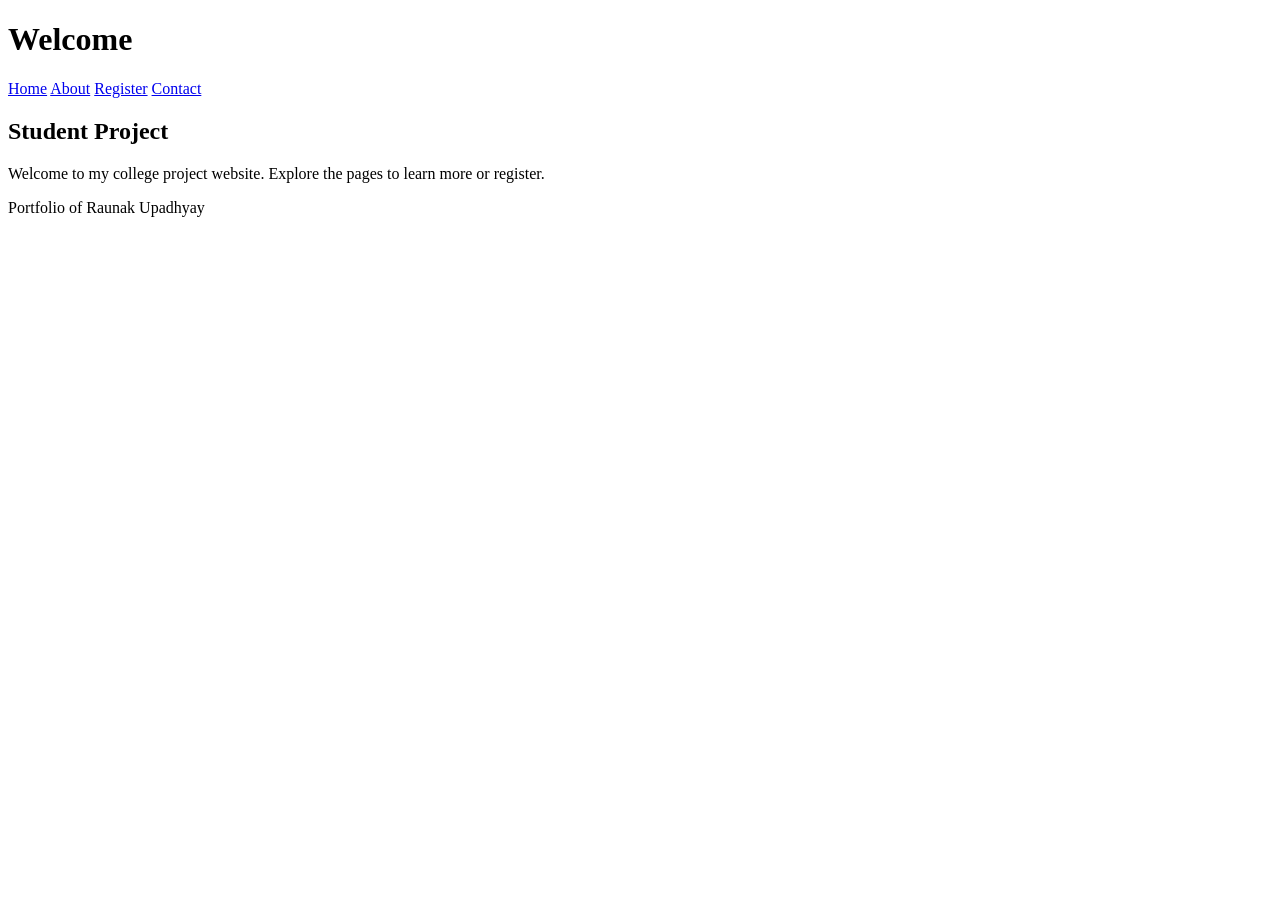
<file: task 4/index.html>
<!DOCTYPE html>
<html lang="en">
<head>
    <meta charset="UTF-8">
    <meta name="viewport" content="width=device-width, initial-scale=1.0">
    <meta name="description" content="Home page for a student college project.">
    <meta name="author" content="Raunak Upadhyay">
    <meta name="theme-color" content="#ffffff">
    <title>Home</title>
    <link rel="icon" type="image/svg+xml" href="favicon.svg">
</head>
<body>
    <header>
        <h1>Welcome</h1>
        <nav aria-label="Main navigation">
            <a href="index.html" aria-current="page">Home</a>
            <a href="about.html">About</a>
            <a href="week3.html">Register</a>
            <a href="contact.html">Contact</a>
        </nav>
    </header>
    <main>
        <section>
            <h2>Student Project</h2>
            <p>Welcome to my college project website. Explore the pages to learn more or register.</p>
        </section>
    </main>
    <footer>
        <p>Portfolio of Raunak Upadhyay</p>
    </footer>
</body>
</html>
</file>
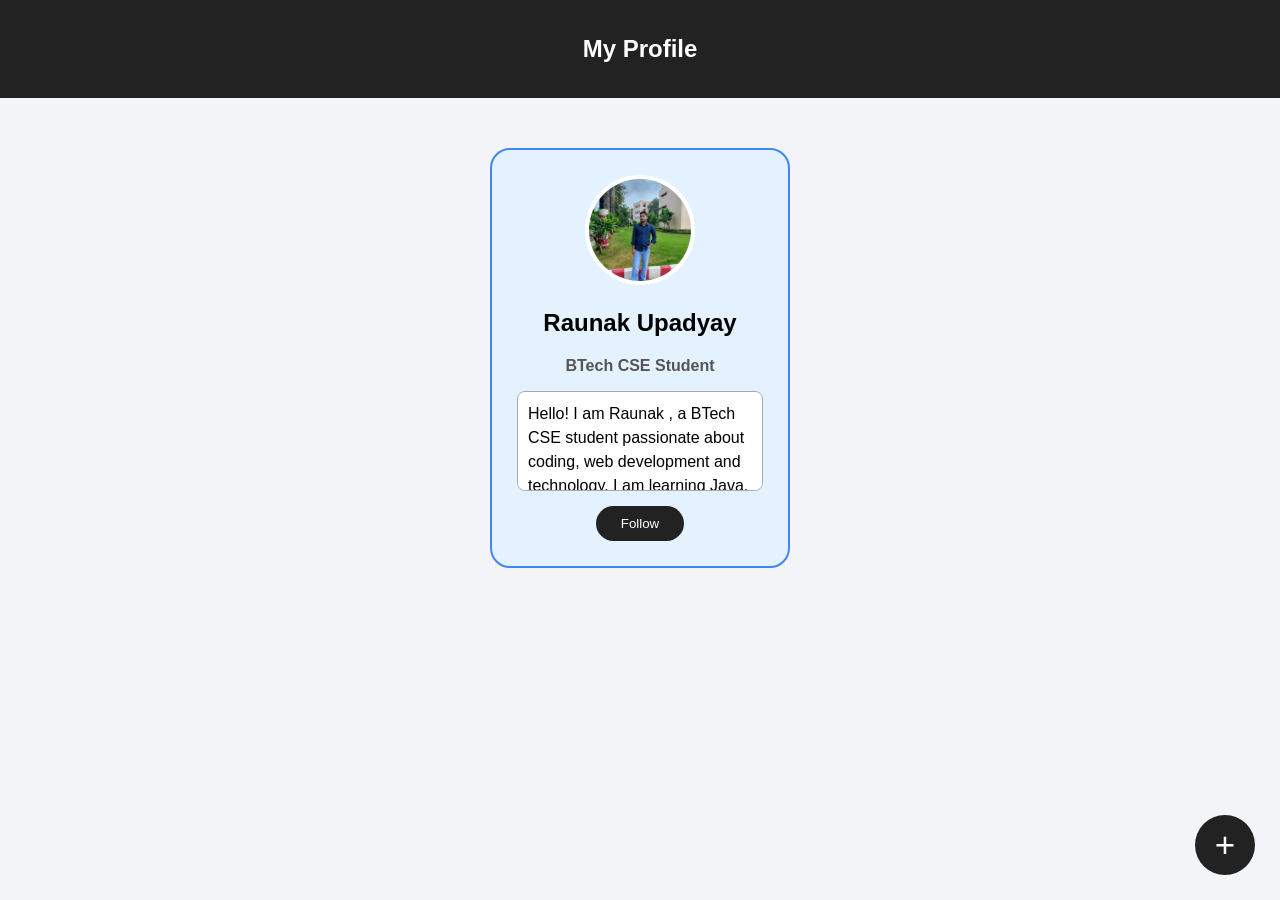
<file: Project 6/Profilecard.htm>
<!DOCTYPE html>
<html lang="en">
<head>
    <meta charset="UTF-8">
    <meta name="viewport" content="width=device-width, initial-scale=1.0">
    <title>My Profile</title>
    <link rel="stylesheet" href="Profile.css">
</head>
<body>
     <header class="top-bar">
        <h2>My Profile</h2>
    </header>
    <div class="profile-card">
        <img src="Raunak.jpg" alt="Profile Photo" class="Rphoto">

        <h2>Raunak Upadyay</h2>
        <p class="role">BTech CSE Student</p>

        <div class="bio">
            Hello! I am Raunak , a BTech CSE student
            passionate about coding, web development and technology.

            I am learning Java, HTML, CSS and JavaScript.
            I enjoy solving programming problems and building
            projects to improve my skills.
        </div>

        <button class="follow-btn">Follow</button>
    </div>

    <button class="add-btn">+</button>
</body>
</html>
</file>
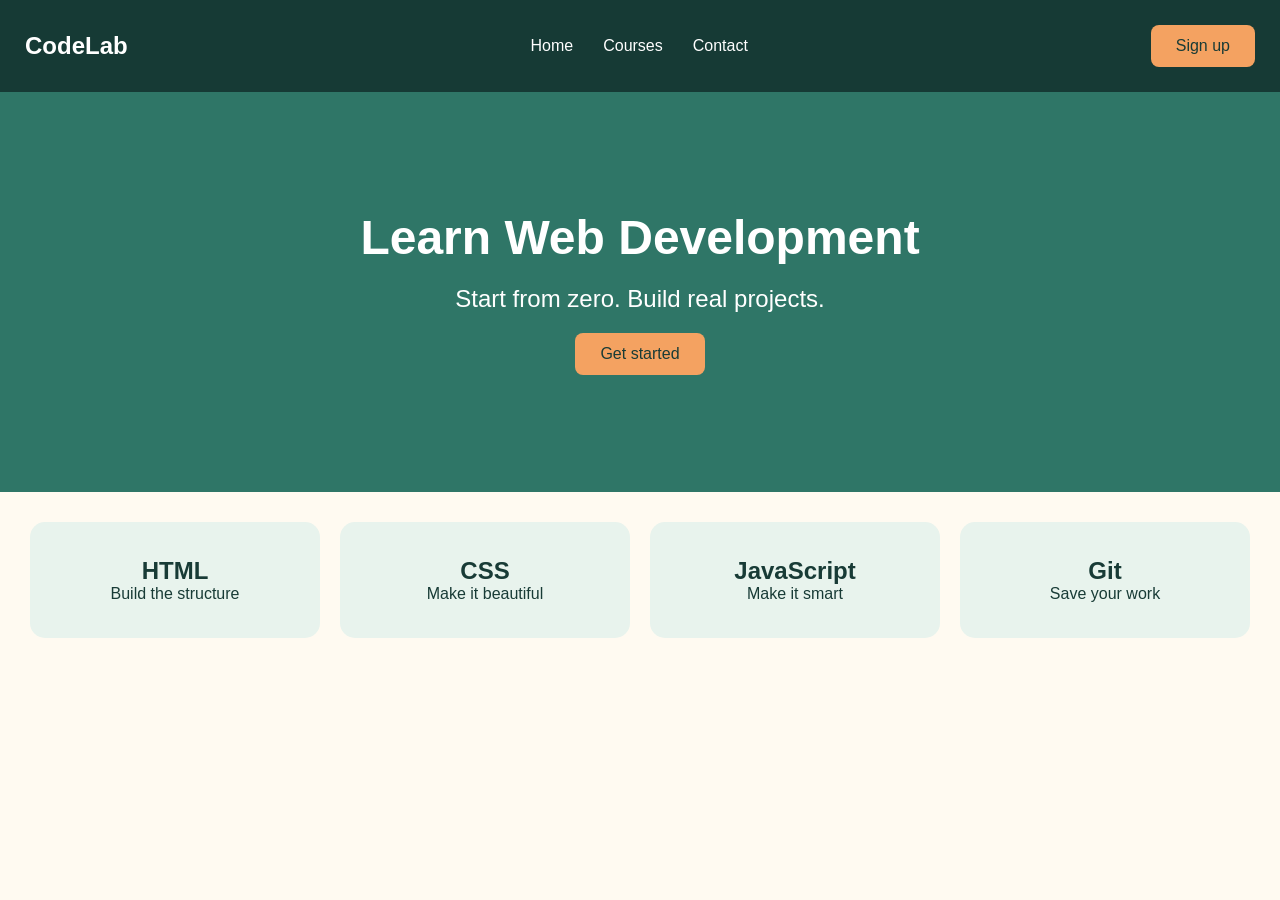
<file: Project 7/Clublandingpage.htm>
<!DOCTYPE html>
<html>
<head>
    <title>CodeLab</title>
    <link rel="stylesheet" href="Landingstyle.css">
</head>
<body>

    <header>
        <h2>CodeLab</h2>
        <nav>
            <a href="#">Home</a>
            <a href="#courses">Courses</a>
            <a href="#">Contact</a>
        </nav>
        <button>Sign up</button>
    </header>

    <section class="banner">
        <h1>Learn Web Development</h1>
        <p>Start from zero. Build real projects.</p>
        <a href="#courses" class="btn">Get started</a>
    </section>

    <section class="cards" id="courses">
        <div class="card">
            <h2>HTML</h2>
            <p>Build the structure</p>
        </div>
        <div class="card">
            <h2>CSS</h2>
            <p>Make it beautiful</p>
        </div>
        <div class="card">
            <h2>JavaScript</h2>
            <p>Make it smart</p>
        </div>
        <div class="card">
            <h2>Git</h2>
            <p>Save your work</p>
        </div>
    </section>

</body>
</html>
</file>
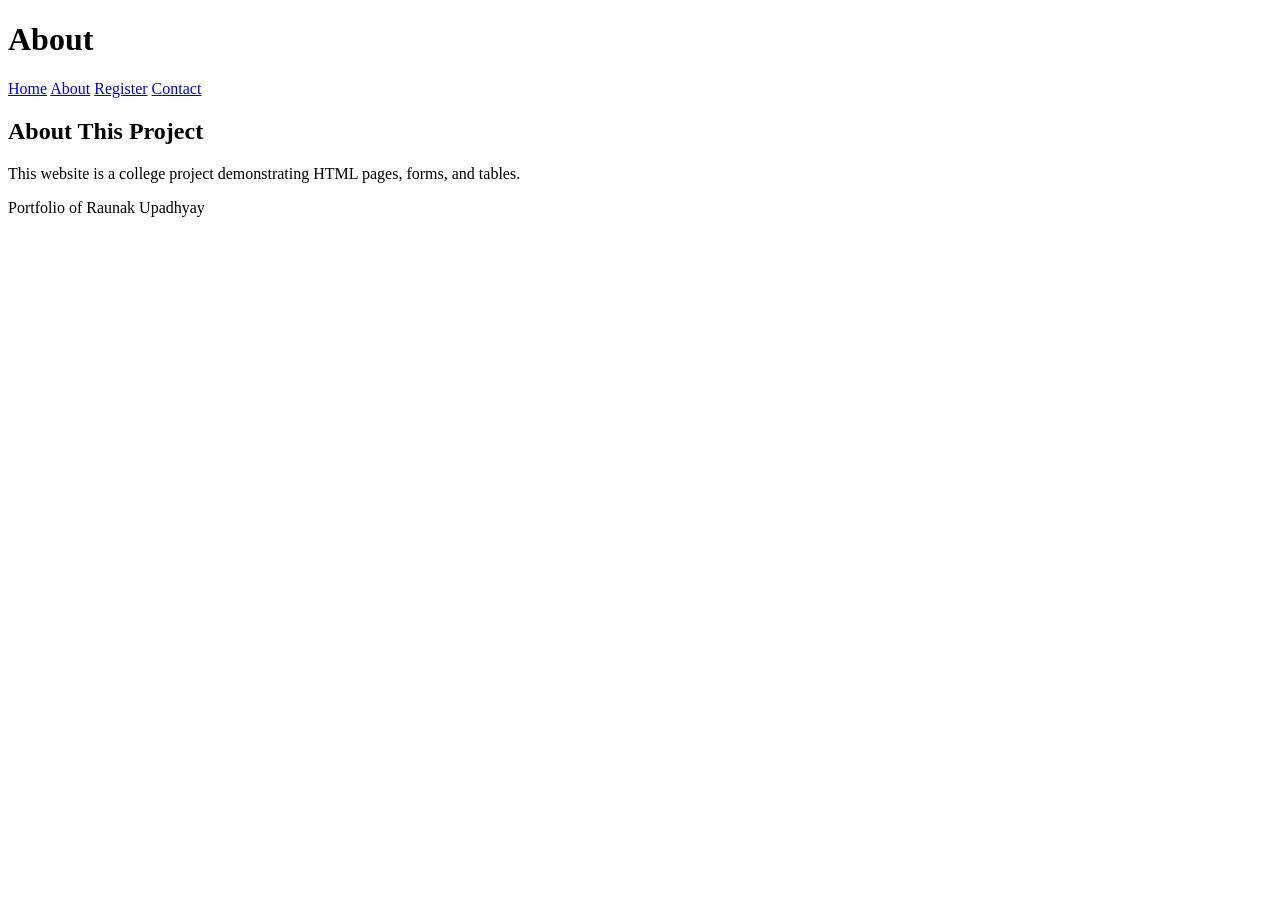
<file: task 4/about.html>
<!DOCTYPE html>
<html lang="en">
<head>
    <meta charset="UTF-8">
    <meta name="viewport" content="width=device-width, initial-scale=1.0">
    <meta name="description" content="About this student college project.">
    <meta name="author" content="Raunak Upadhyay">
    <meta name="theme-color" content="#ffffff">
    <title>About</title>
    <link rel="icon" type="image/svg+xml" href="favicon.svg">
</head>
<body>
    <header>
        <h1>About</h1>
        <nav aria-label="Main navigation">
            <a href="index.html">Home</a>
            <a href="about.html" aria-current="page">About</a>
            <a href="week3.html">Register</a>
            <a href="contact.html">Contact</a>
        </nav>
    </header>
    <main>
        <section>
            <h2>About This Project</h2>
            <p>This website is a college project demonstrating HTML pages, forms, and tables.</p>
        </section>
    </main>
    <footer>
        <p>Portfolio of Raunak Upadhyay</p>
    </footer>
</body>
</html>
</file>
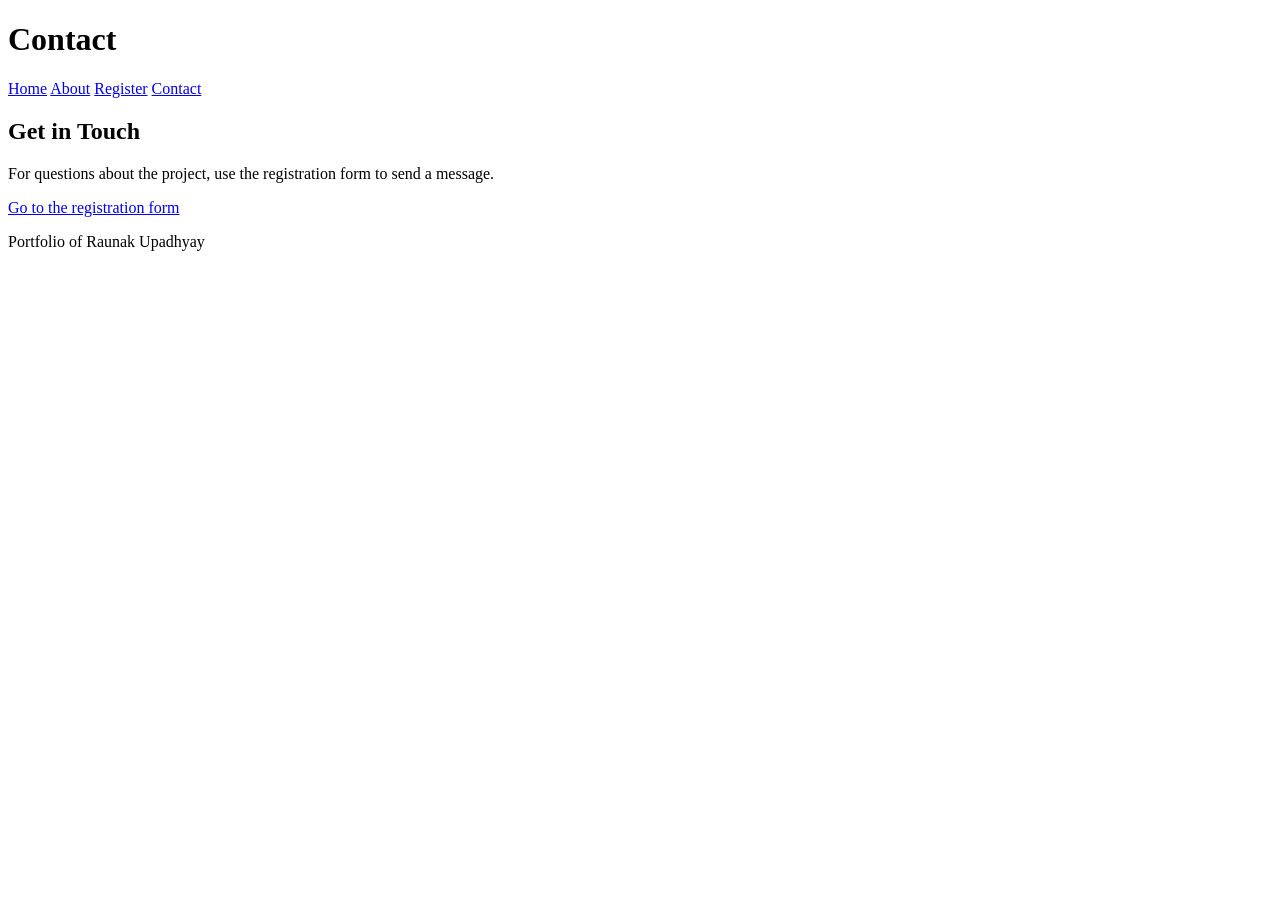
<file: task 4/contact.html>
<!DOCTYPE html>
<html lang="en">
<head>
    <meta charset="UTF-8">
    <meta name="viewport" content="width=device-width, initial-scale=1.0">
    <meta name="description" content="Contact information for this student college project.">
    <meta name="author" content="Raunak Upadhyay">
    <meta name="theme-color" content="#ffffff">
    <title>Contact</title>
    <link rel="icon" type="image/svg+xml" href="favicon.svg">
</head>
<body>
    <header>
        <h1>Contact</h1>
        <nav aria-label="Main navigation">
            <a href="index.html">Home</a>
            <a href="about.html">About</a>
            <a href="week3.html">Register</a>
            <a href="contact.html" aria-current="page">Contact</a>
        </nav>
    </header>
    <main>
        <section>
            <h2>Get in Touch</h2>
            <p>For questions about the project, use the registration form to send a message.</p>
            <p><a href="week3.html">Go to the registration form</a></p>
        </section>
    </main>
    <footer>
        <p>Portfolio of Raunak Upadhyay</p>
    </footer>
</body>
</html>
</file>
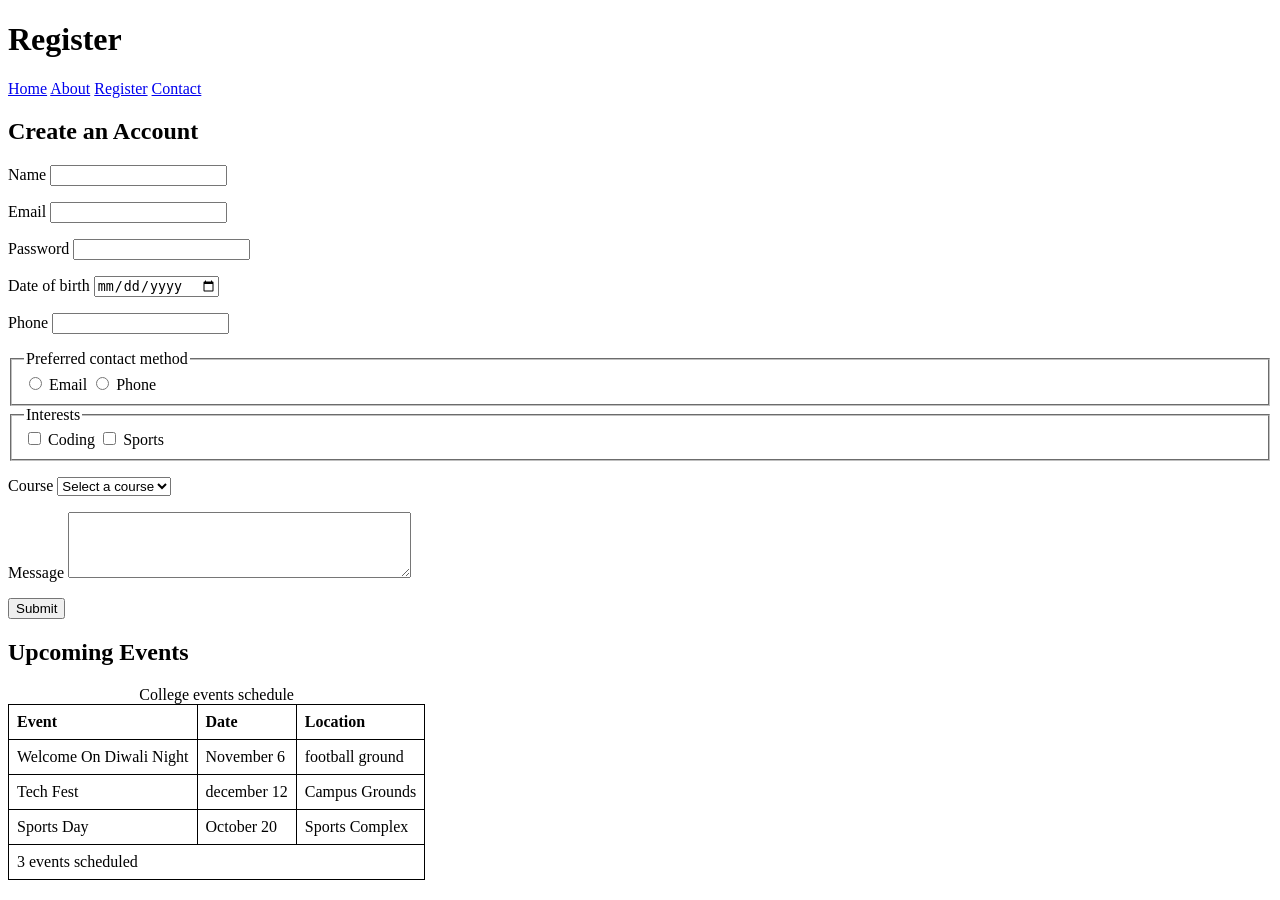
<file: task 4/week3.html>
<!DOCTYPE html>
<html lang="en">
<head>
    <meta charset="UTF-8">
    <meta name="viewport" content="width=device-width, initial-scale=1.0">
    <meta name="description" content="A student registration form with an events schedule.">
    <meta name="author" content="Raunak Upadhyay">
    <meta name="theme-color" content="#ffffff">
    <title>Register</title>
    <link rel="icon" type="image/svg+xml" href="favicon.svg">
    <style>
        table {
            border-collapse: collapse;
        }

        th,
        td {
            border: 1px solid black;
            padding: 8px;
            text-align: left;
        }
    </style>
</head>
<body>
    <header>
        <h1>Register</h1>
        <nav aria-label="Main navigation">
            <a href="index.html">Home</a>
            <a href="about.html">About</a>
            <a href="week3.html" aria-current="page">Register</a>
            <a href="contact.html">Contact</a>
        </nav>
    </header>
    <main>
        <h2>Create an Account</h2>
        <form>
            <p>
                <label for="name">Name</label>
                <input type="text" id="name" name="name" required>
            </p>
            <p>
                <label for="email">Email</label>
                <input type="email" id="email" name="email" required>
            </p>
            <p>
                <label for="password">Password</label>
                <input type="password" id="password" name="password" required>
            </p>
            <p>
                <label for="date">Date of birth</label>
                <input type="date" id="date" name="date">
            </p>
            <p>
                <label for="phone">Phone</label>
                <input type="tel" id="phone" name="phone">
            </p>
            <fieldset>
                <legend>Preferred contact method</legend>
                <label for="contact-email">
                    <input type="radio" id="contact-email" name="contact" value="email">
                    Email
                </label>
                <label for="contact-phone">
                    <input type="radio" id="contact-phone" name="contact" value="phone">
                    Phone
                </label>
            </fieldset>
            <fieldset>
                <legend>Interests</legend>
                <label for="interest-coding">
                    <input type="checkbox" id="interest-coding" name="interests" value="coding">
                    Coding
                </label>
                <label for="interest-sports">
                    <input type="checkbox" id="interest-sports" name="interests" value="sports">
                    Sports
                </label>
            </fieldset>
            <p>
                <label for="course">Course</label>
                <select id="course" name="course">
                    <option value="">Select a course</option>
                    <option value="B.tech">B.Tech</option>
                    <option value="BCA">BCA</option>
                    <option value="M.tech">M.Tech</option>
                </select>
            </p>
            <p>
                <label for="message">Message</label>
                <textarea id="message" name="message" rows="4" cols="40"></textarea>
            </p>
            <button type="submit">Submit</button>
        </form>
        <section aria-labelledby="events-heading">
            <h2 id="events-heading">Upcoming Events</h2>
            <table>
                <caption>College events schedule</caption>
                <thead>
                    <tr>
                        <th scope="col">Event</th>
                        <th scope="col">Date</th>
                        <th scope="col">Location</th>
                    </tr>
                </thead>
                <tbody>
                    <tr>
                        <td>Welcome On Diwali Night</td>
                        <td>November 6</td>
                        <td>football ground</td>
                    </tr>
                    <tr>
                        <td>Tech Fest</td>
                        <td>december 12</td>
                        <td>Campus Grounds</td>
                    </tr>
                    <tr>
                        <td>Sports Day</td>
                        <td>October 20</td>
                        <td>Sports Complex</td>
                    </tr>
                </tbody>
                <tfoot>
                    <tr>
                        <td colspan="3">3 events scheduled</td>
                    </tr>
                </tfoot>
            </table>
        </section>
    </main>
</body>
</html>
</file>
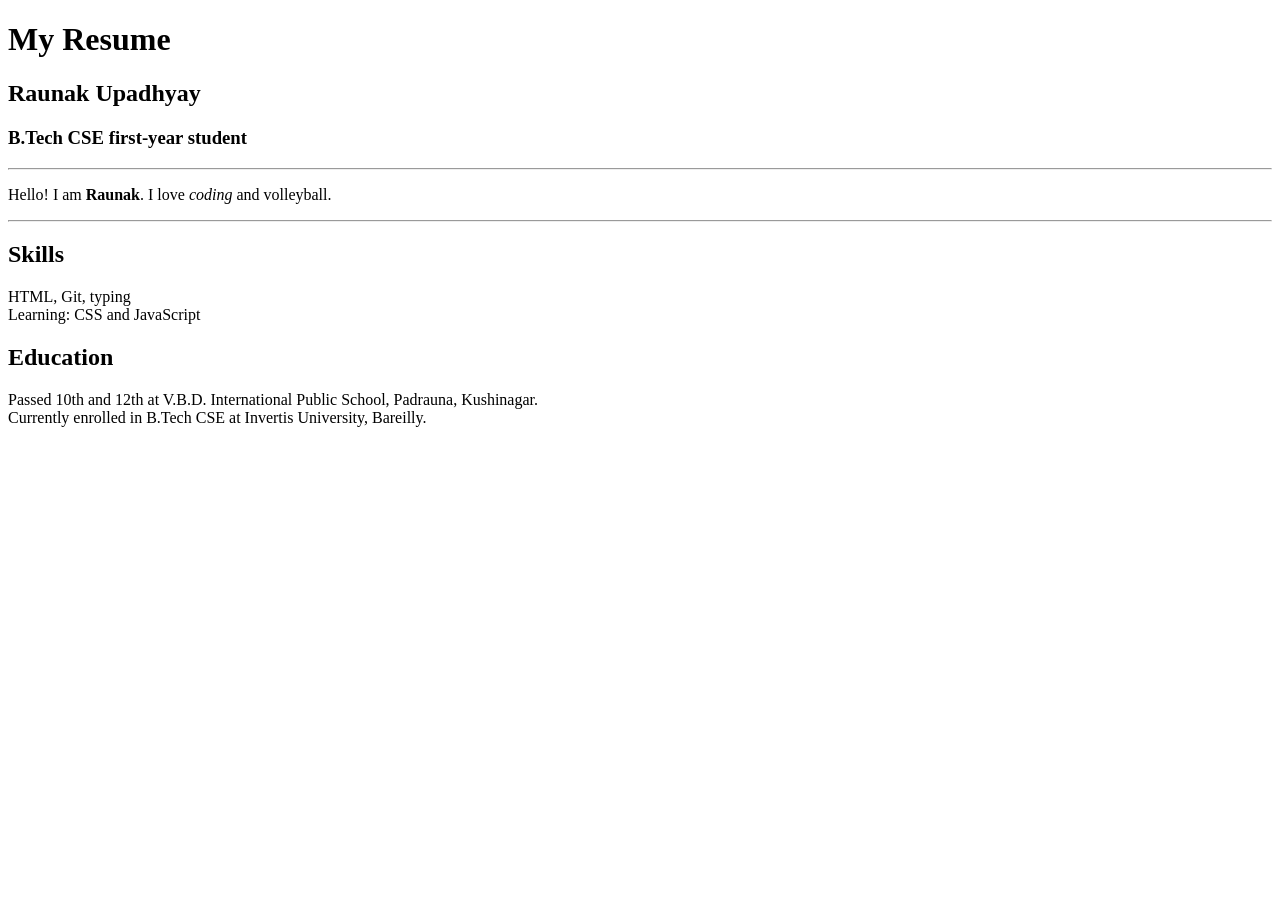
<file: task2/week.html>
<!DOCTYPE html>
<html lang="en">
<head>
    <meta charset="UTF-8">
    <meta name="viewport" content="width=device-width, initial-scale=1.0">
    <title>Basic HTML Page</title>
</head>
<body>
    <!-- Resume heading and introduction -->
    <h1>My Resume</h1>
    <h2>Raunak Upadhyay</h2>
    <h3>B.Tech CSE first-year student</h3>
    <hr>
    <p>Hello! I am <strong>Raunak</strong>. I love <em>coding</em> and volleyball.</p>
    <hr>

    <!-- Skills section -->
    <div id="skills" class="resume-section">
        <h2>Skills</h2>
        <p>
            HTML, Git, typing<br>
            Learning: CSS and JavaScript
        </p>
    </div>

    <!-- Education section -->
    <div id="education" class="resume-section">
        <h2>Education</h2>
        <p>
            Passed 10th and 12th at V.B.D. International Public School, Padrauna, Kushinagar.<br>
            Currently enrolled in B.Tech CSE at Invertis University, Bareilly.
        </p>
    </div>
</body>
</html>
</file>
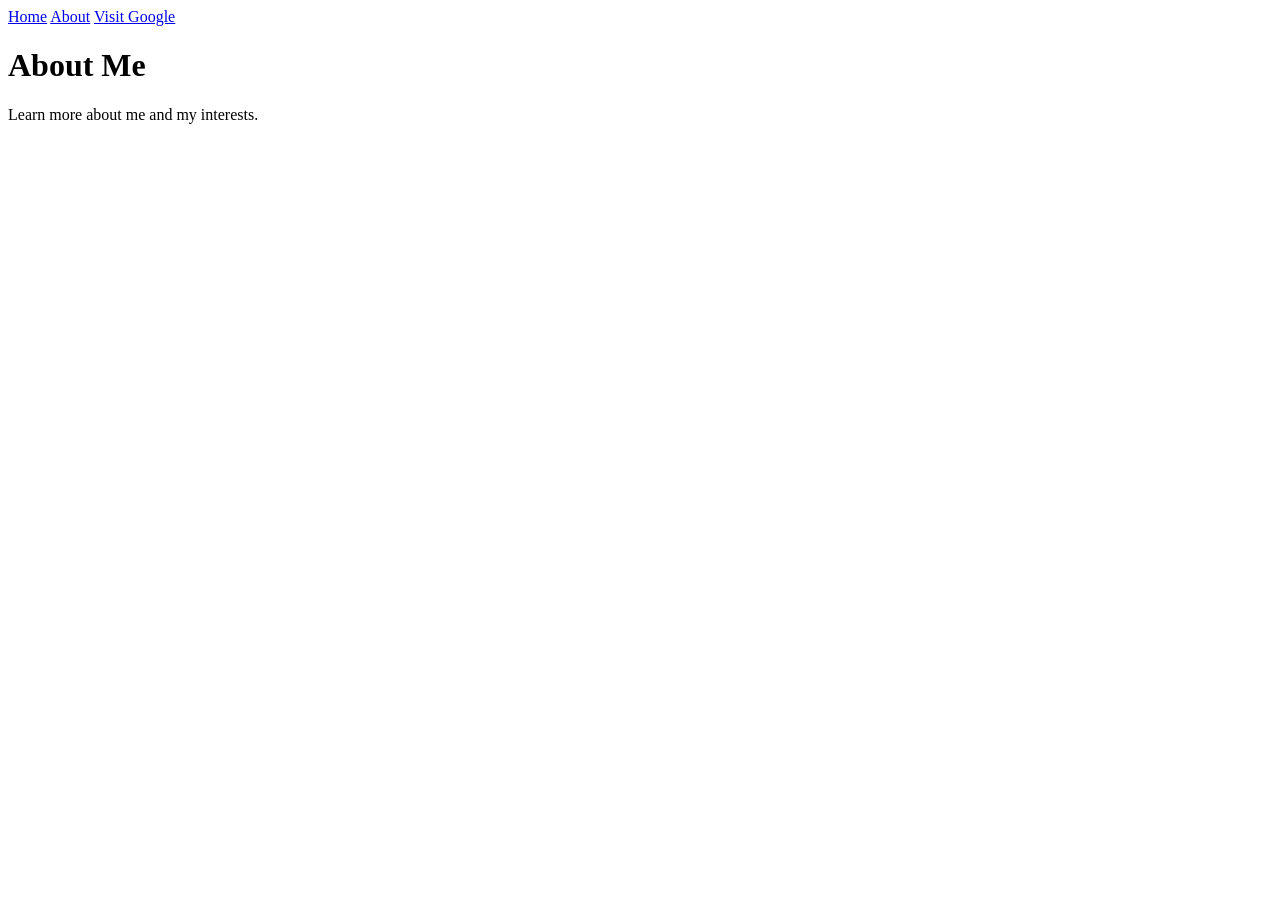
<file: task3/about.html>
<!DOCTYPE html>
<html lang="en">
<head>
    <meta charset="UTF-8">
    <meta name="viewport" content="width=device-width, initial-scale=1.0">
    <title>About Me</title>
</head>
<body>
    <nav aria-label="Main navigation">
        <a href="week2.html">Home</a>
        <a href="about.html" aria-current="page">About</a>
        <a href="https://www.google.com/" target="_blank" rel="noopener noreferrer">Visit Google</a>
    </nav>

    <main>
        <h1>About Me</h1>
        <p>Learn more about me and my interests.</p>
    </main>
</body>
</html>
</file>
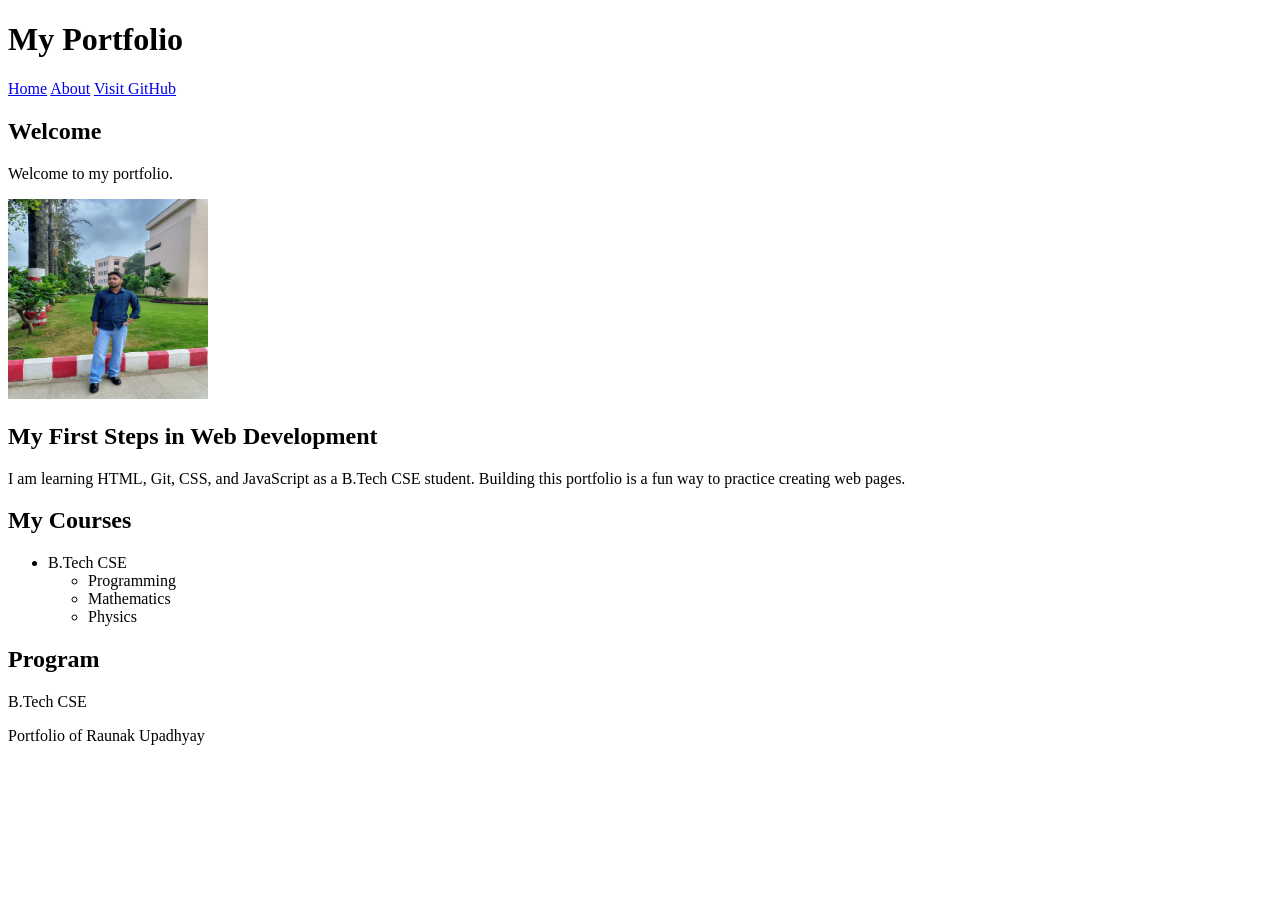
<file: task3/week2.html>
<!DOCTYPE html>
<html lang="en">
<head>
    <meta charset="UTF-8">
    <meta name="viewport" content="width=device-width, initial-scale=1.0">
    <title>Portfolio</title>
</head>
<body>
    <header>
        <h1>My Portfolio</h1>
        <nav aria-label="Main navigation">
            <a href="week2.html">Home</a>
            <a href="about.html">About</a>
            <a href="https://github.com/raunakupadhyay21" target="_blank"
             rel="noopener noreferrer">Visit GitHub</a>
        </nav>
    </header>

    <main>
        <article>
            <h2>Welcome</h2>
            <p>Welcome to my portfolio.</p>
            <img src="../../Assest/Raunak.jpg" alt="my photo" width="200" height="200">
        </article>
        <article>
            <h2>My First Steps in Web Development</h2>
            <p>I am learning HTML, Git, CSS, and JavaScript as a B.Tech CSE student.
                Building this portfolio is a fun way to practice creating web pages.</p>
        </article>
        <section aria-labelledby="courses-heading">
            <h2 id="courses-heading">My Courses</h2>
            <ul>
                <li>B.Tech CSE
                    <ul>
                        <li>Programming</li>
                        <li>Mathematics</li>
                        <li>Physics</li>
                    </ul>
                </li>
            </ul>
        </section>
        <aside aria-label="Degree program">
            <h2>Program</h2>
            <p>B.Tech CSE</p>
        </aside>
    </main>
    <footer>
        <p>Portfolio of Raunak Upadhyay</p>
    </footer>
</body>
</html>
</file>
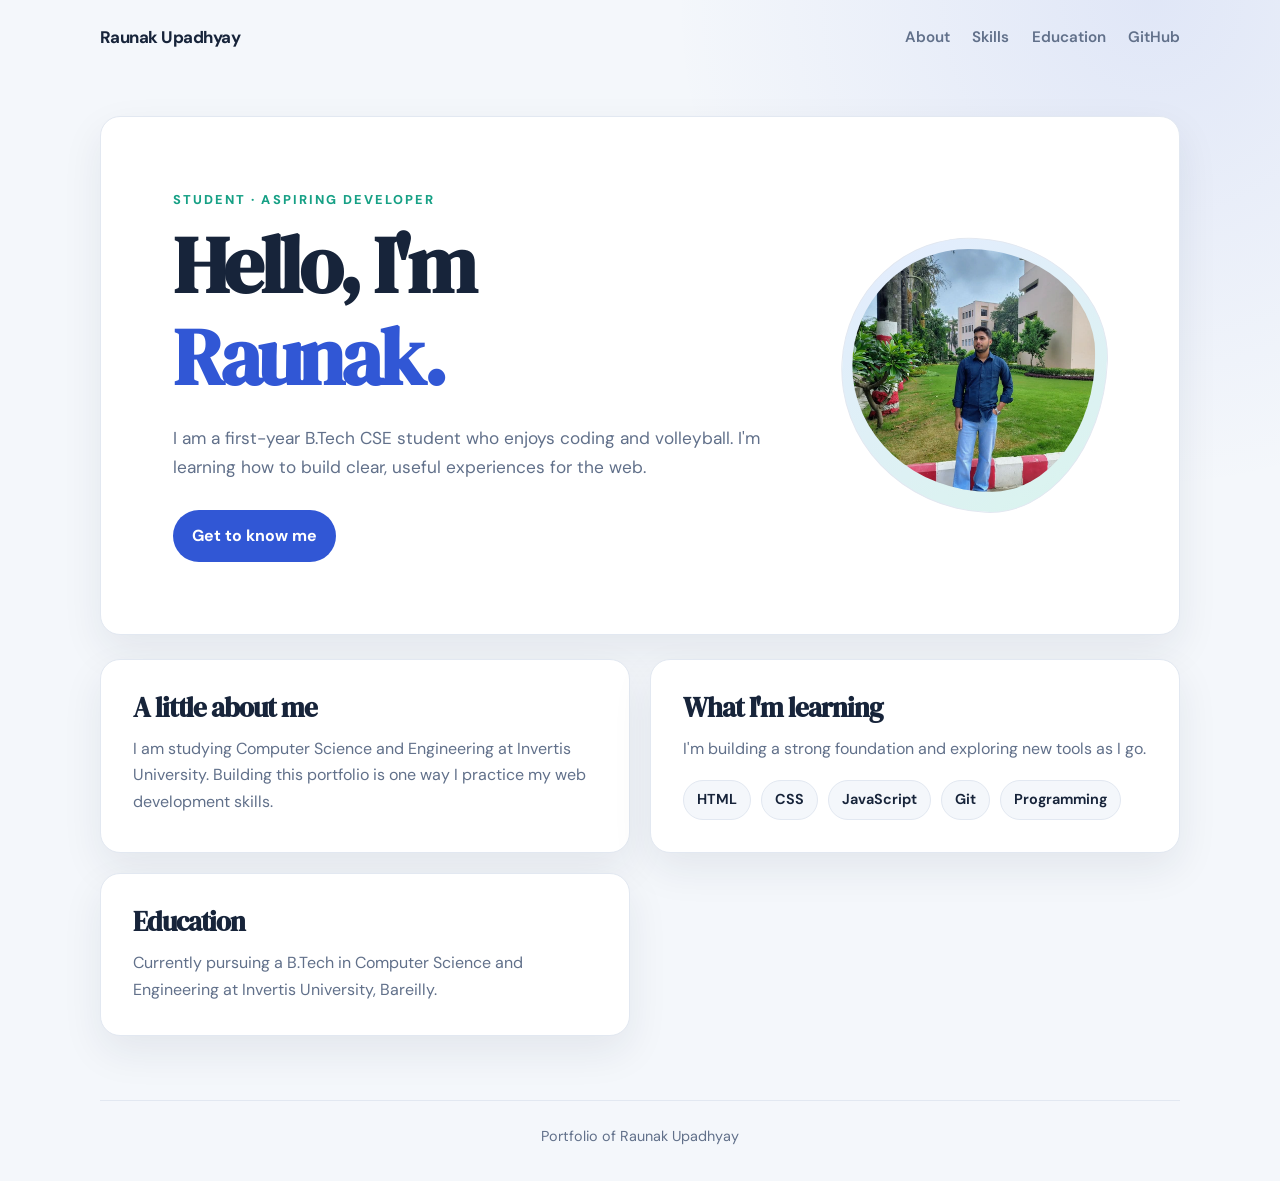
<file: task5/week4.html>
<!DOCTYPE html>
<html lang="en">
<head>
    <meta charset="UTF-8">
    <meta name="viewport" content="width=device-width, initial-scale=1.0">
    <meta name="description" content="Raunak Upadhyay's student portfolio.">
    <meta name="author" content="Raunak Upadhyay">
    <title>Raunak Upadhyay | Portfolio</title>
    <link rel="preconnect" href="https://fonts.googleapis.com">
    <link rel="preconnect" href="https://fonts.gstatic.com" crossorigin>
    <link href="https://fonts.googleapis.com/css2?family=DM+Sans:wght@400;500;600;700;800&family=DM+Serif+Display&display=swap" rel="stylesheet">
    <style>
        :root {
            color-scheme: light;
            --ink: #17243a; --muted: #61708a; --primary: #3157d5; --primary-dark: #2343ad;
            --accent: #16a085; --surface: #fff; --background: #f4f7fb; --border: #e2e8f1;
            --glow: rgb(49 87 213 / 10%); --portrait-start: #e4ecff; --portrait-end: #d9f4ed;
            --body-font: "DM Sans", Arial, sans-serif; --heading-font: "DM Serif Display", Georgia, serif;
            --radius: 20px; --shadow: 0 16px 40px rgb(23 36 58 / 8%);
        }

        * { box-sizing: border-box; }
        html { scroll-behavior: smooth; }
        body {
            margin: 0; background: radial-gradient(ellipse at 90% 0%, var(--glow), transparent 30rem), var(--background);
            color: var(--ink); font-family: var(--body-font); line-height: 1.65;
        }
        a { color: var(--primary); }
        a:focus-visible { outline: 3px solid var(--accent); outline-offset: 4px; }
        .site-header,
        main, .site-footer { width: min(100% - 2.5rem, 1080px); margin-inline: auto; }
        .site-header {
            display: flex; align-items: center; justify-content: space-between;
            gap: 1.5rem; padding-block: 1.5rem;
        }
        .brand {
            color: var(--ink); font-size: 1.05rem; font-weight: 750;
            letter-spacing: -0.03em; text-decoration: none;
        }
        nav { display: flex; flex-wrap: wrap; gap: 0.5rem 1.4rem; }
        nav a {
            color: var(--muted); font-size: 0.95rem; font-weight: 600;
            text-decoration: none; transition: color 160ms ease;
        }
        nav a:hover { color: var(--primary); }
        #hero {
            display: grid; grid-template-columns: minmax(0, 1.4fr) minmax(220px, 0.6fr);
            align-items: center; gap: 3rem; margin-top: 2.5rem;
            padding: clamp(2rem, 6vw, 4.5rem); overflow: hidden;
            border: 1px solid var(--border); border-radius: var(--radius);
            background: var(--surface); box-shadow: var(--shadow);
        }
        .eyebrow {
            margin: 0 0 0.6rem; color: var(--accent); font-size: 0.8rem;
            font-weight: 800; letter-spacing: 0.16em; text-transform: uppercase;
        }
        h1, h2 { font-family: var(--heading-font); letter-spacing: -0.04em; line-height: 1.15; }
        h1 {
            max-width: 12ch; margin: 0; font-size: clamp(2.7rem, 7vw, 5rem);
        }
        h1 span { color: var(--primary); }
        .hero-copy > p:not(.eyebrow) {
            max-width: 58ch; margin-block: 1.3rem 1.8rem;
            color: var(--muted); font-size: 1.08rem;
        }
        .button {
            display: inline-block; padding: 0.8rem 1.2rem; border-radius: 999px;
            background: var(--primary); color: var(--surface); font-weight: 700;
            text-decoration: none; transition: background-color 160ms ease, transform 160ms ease;
        }
        .button:hover {
            transform: translateY(-2px); background: var(--primary-dark);
        }
        .portrait-frame {
            justify-self: center; width: min(100%, 270px); aspect-ratio: 1; padding: 0.65rem;
            border: 1px solid var(--border); border-radius: 48% 52% 43% 57% / 48% 43% 57% 52%;
            background: linear-gradient(145deg, var(--portrait-start), var(--portrait-end)); transform: rotate(3deg);
        }
        .portrait-frame img {
            width: 100%; height: 100%; border-radius: inherit; object-fit: cover; transform: rotate(-3deg);
        }
        .section-grid {
            display: grid; grid-template-columns: repeat(2, minmax(0, 1fr));
            gap: 1.25rem; margin-block: 1.5rem 4rem;
        }
        .card {
            padding: clamp(1.5rem, 4vw, 2rem); border: 1px solid var(--border);
            border-radius: var(--radius); background: var(--surface); box-shadow: var(--shadow);
        }
        .card h2 { margin: 0 0 0.8rem; font-size: 1.7rem; }
        .card p { margin: 0; color: var(--muted); }
        .skills {
            display: flex; flex-wrap: wrap; gap: 0.65rem;
            margin: 1.1rem 0 0; padding: 0; list-style: none;
        }
        .skills li {
            padding: 0.45rem 0.8rem; border: 1px solid var(--border); border-radius: 999px;
            background: var(--background); color: var(--ink); font-size: 0.9rem; font-weight: 650;
        }
        .site-footer {
            padding-block: 1.5rem 2rem; border-top: 1px solid var(--border);
            color: var(--muted); font-size: 0.9rem; text-align: center;
        }
        .site-footer p { margin: 0; }
        @media (max-width: 680px) {
            .site-header {
                align-items: flex-start; flex-direction: column; gap: 0.8rem;
            }
            #hero {
                grid-template-columns: 1fr; gap: 2rem; margin-top: 1rem;
            }
            .portrait-frame {
                grid-row: 1; width: min(65%, 220px);
            }
            .section-grid { grid-template-columns: 1fr; }
        }
        @media (prefers-reduced-motion: reduce) {
            html { scroll-behavior: auto; }
            *, *::before, *::after { transition-duration: 0.01ms !important; }
        }
    </style>
</head>
<body>
    <header class="site-header">
        <a class="brand" href="#home">Raunak Upadhyay</a>
        <nav aria-label="Main navigation">
            <a href="#about">About</a>
            <a href="#skills">Skills</a>
            <a href="#education">Education</a>
            <a href="https://github.com/raunakupadhyay21" target="_blank" rel="noopener noreferrer">GitHub</a>
        </nav>
    </header>

    <main id="home">
        <section id="hero" aria-labelledby="intro-heading">
            <div class="hero-copy">
                <p class="eyebrow">Student · Aspiring developer</p>
                <h1 id="intro-heading">Hello, I'm <span>Raunak.</span></h1>
                <p>
                    I am a first-year B.Tech CSE student who enjoys coding and volleyball.
                    I'm learning how to build clear, useful experiences for the web.
                </p>
                <a class="button" href="#about">Get to know me</a>
            </div>
            <div class="portrait-frame">
                <img src="../Assest/Raunak.jpg" alt="Portrait of Raunak Upadhyay">
            </div>
        </section>

        <div class="section-grid">
            <section class="card" id="about" aria-labelledby="about-heading">
                <h2 id="about-heading">A little about me</h2>
                <p>
                    I am studying Computer Science and Engineering at Invertis University.
                    Building this portfolio is one way I practice my web development skills.
                </p>
            </section>

            <section class="card" id="skills" aria-labelledby="skills-heading">
                <h2 id="skills-heading">What I'm learning</h2>
                <p>I'm building a strong foundation and exploring new tools as I go.</p>
                <ul class="skills">
                    <li>HTML</li>
                    <li>CSS</li>
                    <li>JavaScript</li>
                    <li>Git</li>
                    <li>Programming</li>
                </ul>
            </section>

            <section class="card" id="education" aria-labelledby="education-heading">
                <h2 id="education-heading">Education</h2>
                <p>
                    Currently pursuing a B.Tech in Computer Science and Engineering
                    at Invertis University, Bareilly.
                </p>
            </section>
        </div>
    </main>

    <footer class="site-footer">
        <p>Portfolio of Raunak Upadhyay</p>
    </footer>
</body>
</html>
</file>
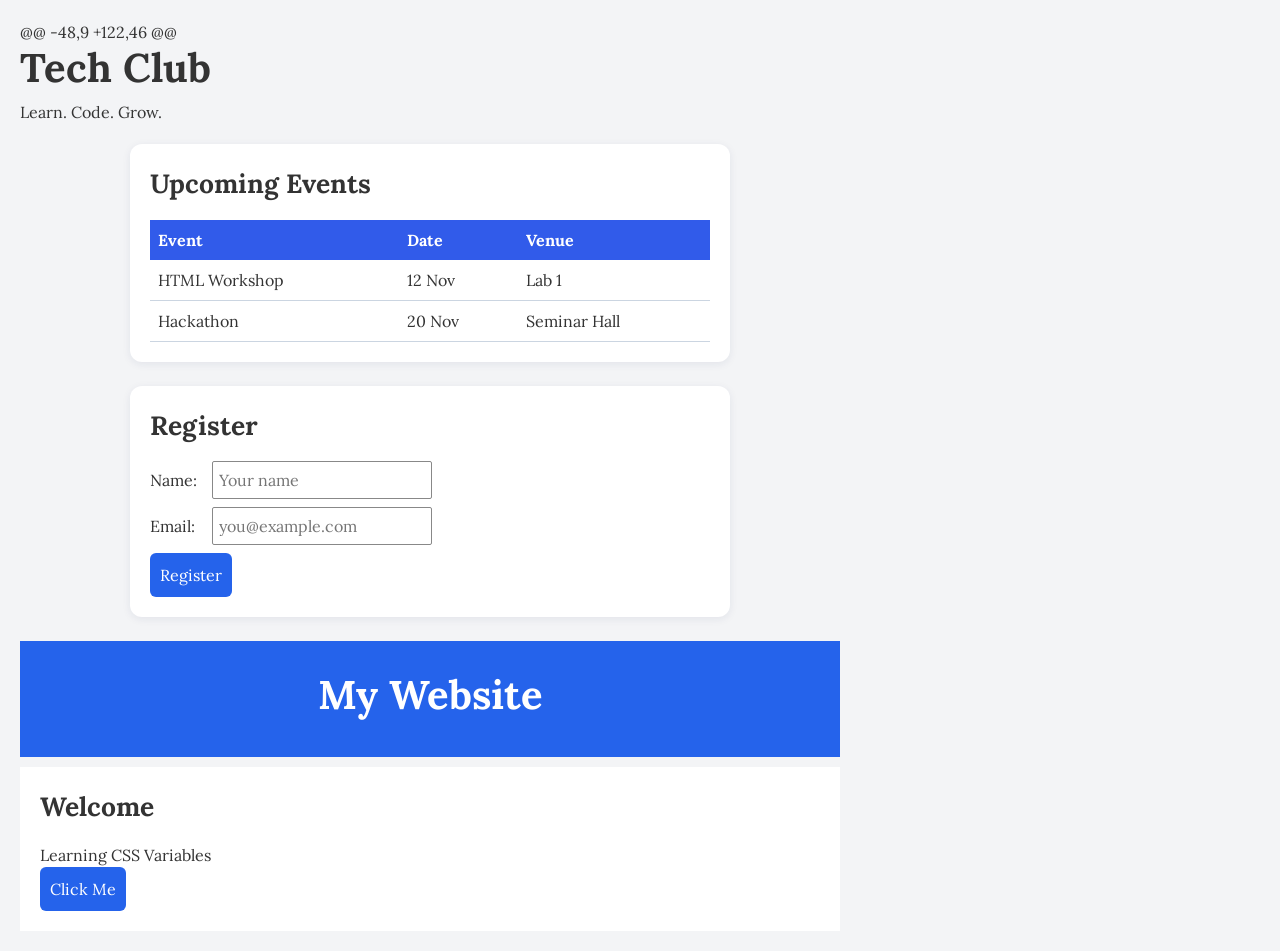
<file: week 5/Style the Club Page.html>
<!DOCTYPE html>
<html lang="en">

<head>
    <meta charset="UTF-8">
    <meta name="viewport" content="width=device-width, initial-scale=1.0">
    <title>Tech Club></title>

    <head>
        <title>TECH CLUB</title>
        <meta name="description" content="Join the Tech Club to learn, code, and grow.">
        <title>Tech Club</title>
        <link rel="preconnect" href="https://fonts.googleapis.com">
        <link rel="preconnect" href="https://fonts.gstatic.com" crossorigin>
        <link href="https://fonts.googleapis.com/css2?family=Lora:wght@400;600;700&display=swap" rel="stylesheet">
        <style>
            * {
                box-sizing: border-box;
                margin: 0;
                font-family: Arial, sans-serif;
                font-family: "Lora", Georgia, serif;
                line-height: 1.5;
            }

            body {
                min-height: 100vh;
                padding: 24px;
                background-color: #f4f4f4;
                color: #333;
                max-width: 860px;
                margin: 0 auto;
                padding: 20px;
                background-color: #eef2ff;
                color: #172554;
            }

            h1 {
                margin-bottom: 12px;
                margin-bottom: 8px;
                font-size: 2.5rem;
                line-height: 1.2;
            }

            .card {
                max-width: 600px;
                margin: 24px auto;
                padding: 24px;
                border-radius: 8px;
                background-color: white;
                box-shadow: 0 2px 8px #0000001a;
                margin-top: 20px;
                padding: 20px;
                border-radius: 12px;
                background-color: #ffffff;
                box-shadow: 0 2px 8px #17255414;
            }

            #hero {
                padding: 48px 24px;
                background-color: #0056b3;
                color: white;
                padding: 48px 20px;
                border-radius: 12px;
                background-color: #315bea;
                color: #ffffff;
                text-align: center;
            }

            h2 {
                margin-bottom: 16px;
                font-size: 1.65rem;
            }

            table {
                width: 100%;
                border-collapse: collapse;
                text-align: left;
            }

            th,
            td {
                padding: 8px;
            }

            th {
                background-color: #315bea;
                color: #ffffff;
            }

            td {
                border-bottom: 1px solid #cbd5e1;
            }

            .form-row {
                display: grid;
                grid-template-columns: 54px minmax(0, 220px);
                align-items: center;
                gap: 8px;
                margin-bottom: 8px;
            }

            input {
                width: 100%;
                min-width: 0;
                padding: 6px;
                border: 1px solid #888888;
                border-radius: 2px;
                font: inherit;
            }

            button {
                padding: 8px 18px;
                border: 0;
                border-radius: 6px;
                background-color: #315bea;
                color: #ffffff;
                font: inherit;
                cursor: pointer;
            }

            @media (max-width: 480px) {
                body {
                    padding: 16px;
                }

                #hero {
                    padding: 40px 16px;
                }

                .card {
                    padding: 16px;
                }
            }
        </style>
    </head>@@ -48,9 +122,46 @@ <h1>Tech Club</h1>
    <p>Learn. Code. Grow.</p>
    </header>
    <main>
        <section class="card">
            <h2>Upcoming Events</h2>
            <table>
                <thead>
                    <tr>
                        <th scope="col">Event</th>
                        <th scope="col">Date</th>
                        <th scope="col">Venue</th>
                    </tr>
                </thead>
                <tbody>
                    <tr>
                        <td>HTML Workshop</td>
                        <td>12 Nov</td>
                        <td>Lab 1</td>
                    </tr>
                    <tr>
                        <td>Hackathon</td>
                        <td>20 Nov</td>
                        <td>Seminar Hall</td>
                    </tr>
                </tbody>
            </table>
        </section>
        <section class="card">
            <h2>Register</h2>
            <form>
                <div class="form-row"> <label for="name">Name:</label> <input id="name" name="name" type="text"
                        placeholder="Your name" required> </div>
                <div class="form-row"> <label for="email">Email:</label> <input id="email" name="email" type="email"
                        placeholder="you@example.com" required> </div> <button type="submit">Register</button>
            </form>
        </section>
    </main>
    </body>
</head>
<style>
    /* Define variables */
    :root {
        --primary-color: #2563eb;
        --secondary-color: #f3f4f6;
        --text-color: #333333;
        --white-color: #ffffff;

        --small-spacing: 10px;
        --medium-spacing: 20px;
        --large-spacing: 30px;
    }

    body {
        background-color: var(--secondary-color);
        color: var(--text-color);
        margin: 0;
        padding: var(--medium-spacing);
    }

    header {
        background-color: var(--primary-color);
        color: var(--white-color);
        padding: var(--large-spacing);
        text-align: center;
    }

    .box {
        background-color: var(--white-color);
        padding: var(--medium-spacing);
        margin-top: var(--small-spacing);
    }

    button {
        background-color: var(--primary-color);
        color: var(--white-color);
        padding: var(--small-spacing);
        border: none;
        cursor: pointer;
    }
</style>
</head>

<body>

    <header>
        <h1>My Website</h1>
    </header>

    <div class="box">
        <h2>Welcome</h2>
        <p>Learning CSS Variables</p>
        <button>Click Me</button>
    </div>

</body>

</html>
</file>
<file: Project 6/Profile.css>
* {
    box-sizing: border-box;
}

body {
    margin: 0;
    font-family: Arial, sans-serif;
    background-color: #f2f4f8;
}

/* top bar */
.top-bar {
    background-color: #222;
    color: white;
    text-align: center;
    padding: 15px;
    position: sticky;
    top: 0;
    z-index: 10;
}

/* Profile card */
.profile-card {
    width: 300px;
    margin: 50px auto;
    padding: 25px;
    border: 2px solid #4285f4;
    border-radius: 20px;
    background-color: #e4f1ff;
    text-align: center;
}

/* Round photo */
.Rphoto {
    width: 110px;
    height: 110px;
    border-radius: 50%;
    border: 4px solid white;
    object-fit: cover;
}

.role {
    color: #555;
    font-weight: bold;
}

/* Scroll wala bio */
.bio {
    height: 100px;
    overflow: auto;
    padding: 10px;
    margin: 15px 0;
    border: 1px solid #aaa;
    border-radius: 8px;
    background-color: white;
    text-align: left;
    line-height: 1.5;
}

/* Follow button */
.follow-btn {
    padding: 10px 25px;
    border: none;
    border-radius: 20px;
    background-color: #222;
    color: white;
    cursor: pointer;
}

/* Fixed floating button */
.add-btn {
    position: fixed;
    right: 25px;
    bottom: 25px;
    width: 60px;
    height: 60px;
    border: none;
    border-radius: 50%;
    background-color: #222;
    color: white;
    font-size: 35px;
}
</file>
<file: Project 7/Landingstyle.css>
* {
    margin: 0;
    box-sizing: border-box;
}

body {
    font-family: Arial;
    color: #183b36;
    background: #fffaf1;
}

header {
    display: flex;
    justify-content: space-between;
    align-items: center;
    flex-wrap: wrap;
    gap: 20px;
    padding: 25px;
    background: #163a35;
    color: white;
}

nav {
    display: flex;
    gap: 30px;
}

nav a {
    color: white;
    text-decoration: none;
}

button, .btn {
    background: #f4a261;
    border: none;
    border-radius: 8px;
    padding: 12px 25px;
    color: #183b36;
    text-decoration: none;
    font-size: 16px;
}

.banner {
    display: flex;
    flex-direction: column;
    justify-content: center;
    align-items: center;
    text-align: center;
    gap: 20px;
    background: #2f7667;
    color: white;
    min-height: 400px;
    padding: 30px;
}

.banner h1 {
    font-size: 48px;
}

.banner p {
    font-size: 24px;
}

.cards {
    display: flex;
    flex-wrap: wrap;
    gap: 20px;
    padding: 30px;
}

.card {
    flex: 1 1 200px;
    background: #e8f3ed;
    text-align: center;
    padding: 35px;
    border-radius: 15px;
}
</file>
